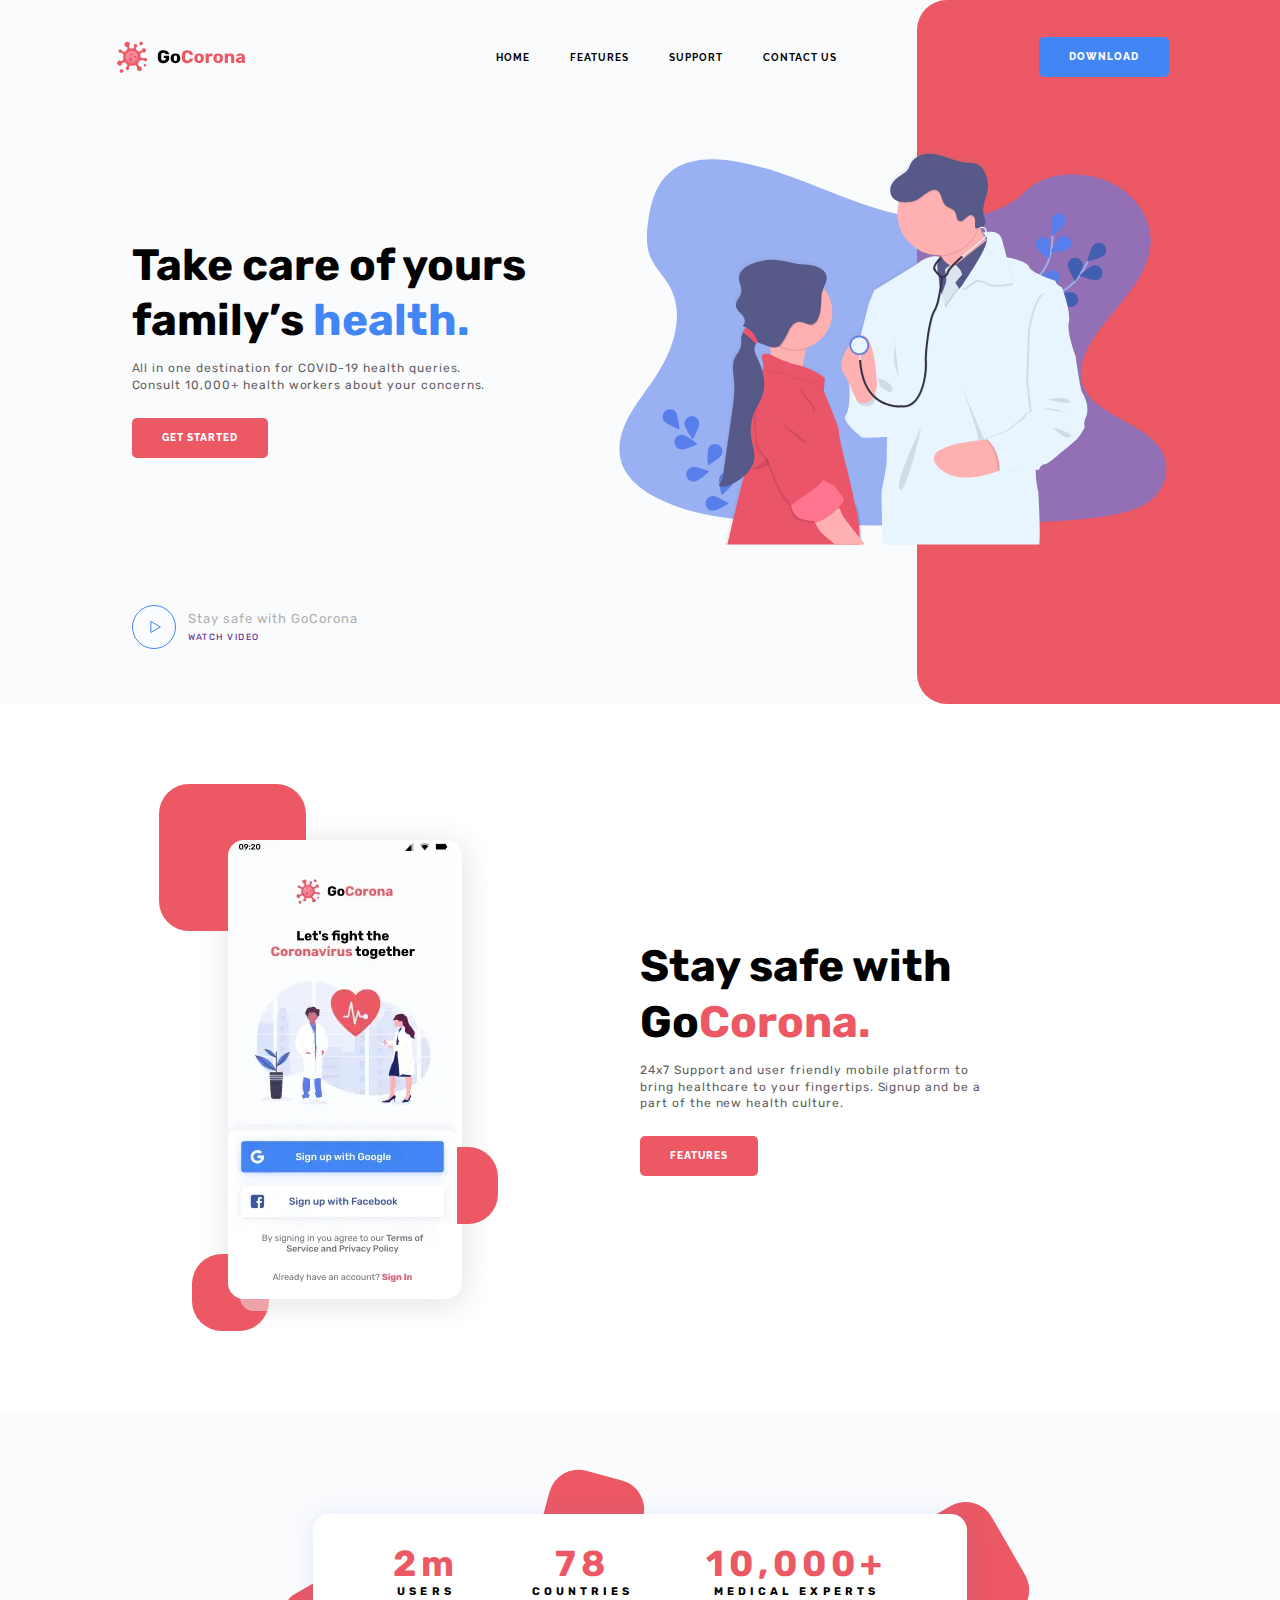
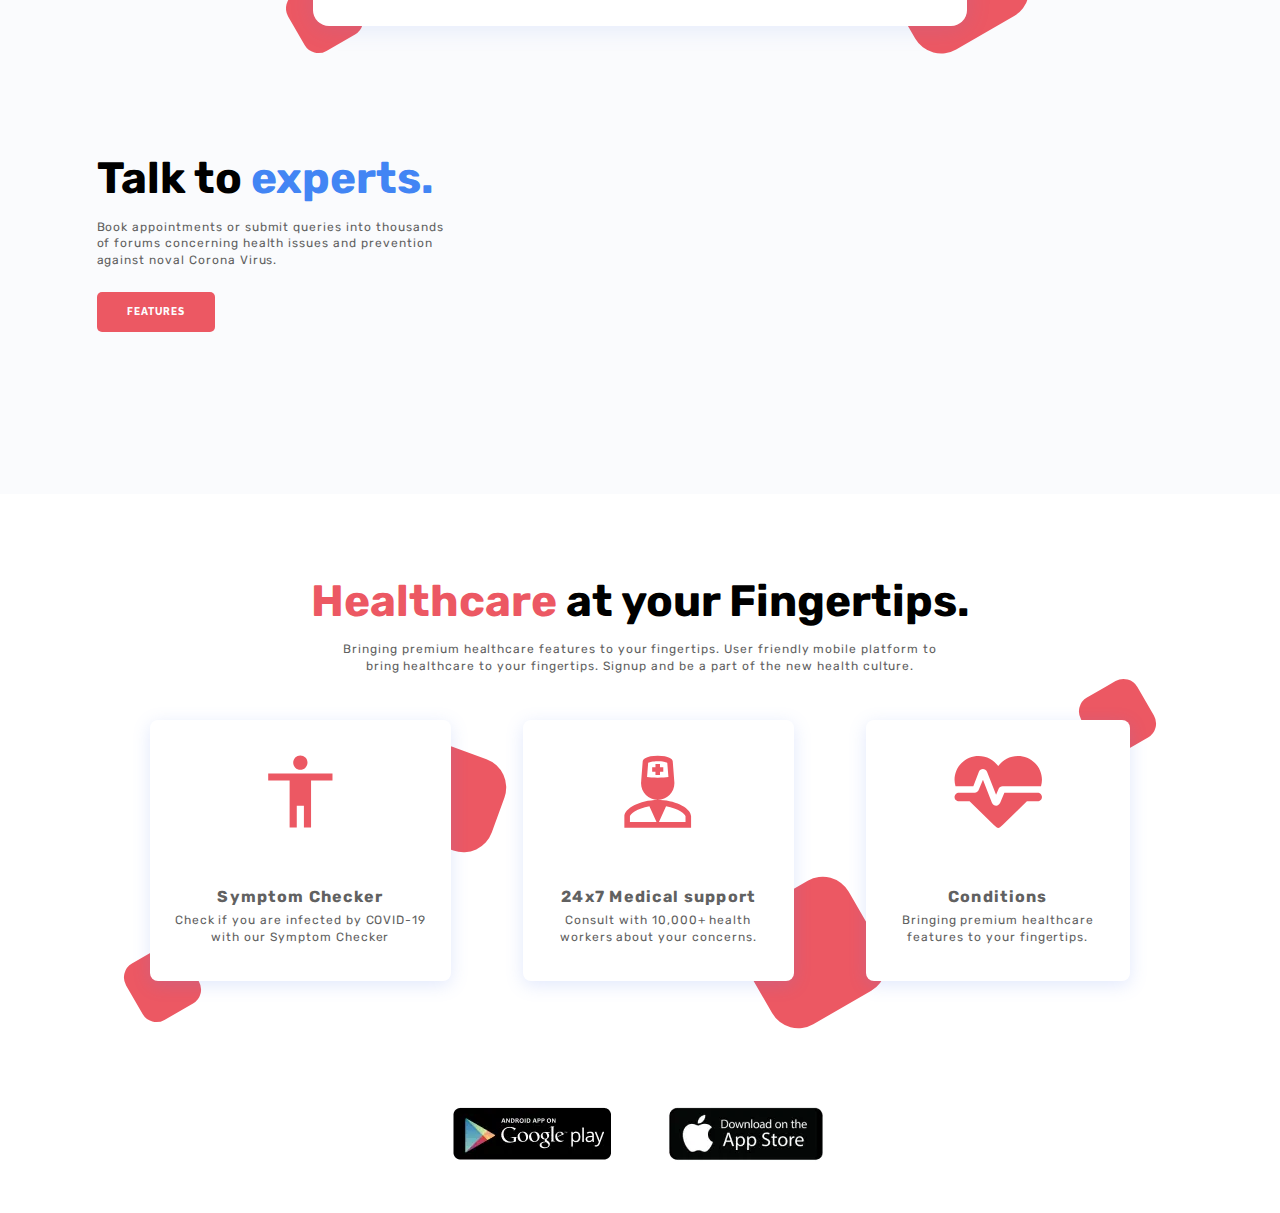
<file: site_gocorona/index.html>
<!DOCTYPE html>
<html lang="en">

<head>
	<meta charset="UTF-8">
<meta http-equiv="X-UA-Compatible" content="IE=edge">
<meta name="viewport" content="width=device-width, initial-scale=1.0">
<link href="https://fonts.googleapis.com/css?family=Rubik:regular,700&display=swap&_v=20220620184914" rel="stylesheet" />
<link href="https://fonts.googleapis.com/css?family=Raleway:700,800&display=swap&_v=20220620184914" rel="stylesheet" />
<!-- <link rel="stylesheet" href="css/bootstrap-grid.min.css?_v=20220620184914"> -->
<link rel="stylesheet" href="css/style.min.css?_v=20220620184914">
<title>Gocorona</title>
</head>

<body>
	<!-- Для того, чтобы делать скролл на странице - враппер -->
	<div class="wrapper">

		<header id="open" class="header">
			<div id="close" class="header__container">
				<a href="" class="header__logo">
					<img src="img/logo.svg" alt="Логотип">
				</a>
				<div class="header__menu menu">
					<nav id="menu" class="menu__body">
						<ul class="menu__list">
							<li class="menu__item"><a href="#" class="menu__link">HOME</a></li>
							<li class="menu__item"><a href="#" class="menu__link">FEATURES</a></li>
							<li class="menu__item"><a href="#" class="menu__link">SUPPORT</a></li>
							<li class="menu__item"><a href="#" class="menu__link">CONTACT US</a></li>
						</ul>
					</nav>
				</div>
				<div class="header__button">
					<a href="" class="button button_blue">DOWNLOAD</a>
					<a href="#open" class="icon-menu"><span></span></a>
					<a href="#header" class="close-icon-menu"></a>
				</div>
			</div>
			<!-- /.header__container -->
		</header>

		<main class="main">

			<section class="get-started">
				<div class="get-started__container">
					<div class="get-started__content">
						<div class="get-started__block-text block-text">
							<h1 class="block-text-title block-text-title_blue">Take care of yours family’s <span>health.</span></h1>
							<div class="block-text__text">All in one destination for COVID-19 health queries. Consult 10,000+ health
								workers about your concerns.</div>
							<a href="" class="block-text__button button">GET STARTED</a>
						</div>
					</div>

					<div class="get-started__image"><img src="img/get-started/image.svg" alt="Врач с ребенком"></div>

					<div class="get-started__video">
						<a href="" class=" video-get-started">
							<div class="video-get-started__icon">
								<img src="img/get-started/play.svg" alt="Кнопка Play">
							</div>
							<div class="video-get-started__body">
								<div class="video-get-started__title">Stay safe with GoCorona</div>
								<div class="video-get-started__text">Watch Video</div>
							</div>
						</a>
					</div>

				</div>
				<!-- /.get-started__container -->

			</section>
		</main>
		<!-- /.main -->

		<section class="stay-safe">
			<div class="stay-safe__container">

				<div class="stay-safe__media">
					<div class="media-stay-safe">
						<div class="media-stay-safe__image">
							<picture><source srcset="img/stay-safe/app.webp" type="image/webp"><img src="img/stay-safe/app.png" alt="Приложение"></picture>
						</div>
						<div class="media-stay-safe__item media-stay-safe__item_1"></div>
						<div class="media-stay-safe__item media-stay-safe__item_2"></div>
						<div class="media-stay-safe__item media-stay-safe__item_3"></div>
					</div>
				</div>
				<!-- /.stay-safe__media -->

				<div class="stay-safe__content">
					<div class="stay-safe__block-text block-text">
						<h2 class="block-text-title">Stay safe with Go<span>Corona.</span></h2>
						<div class="block-text__text">24x7 Support and user friendly mobile platform to bring healthcare to your
							fingertips. Signup and be a part of the new health culture.</div>
						<a href="" class="block-text__button button">Features</a>
					</div>
				</div>
				<!-- /.stay-safe__content -->
			</div>
			<!-- /.stay-safe__container -->

		</section>

		<section class="experts">
			<div class="experts__container">
				<div class="experts__statistics statistics-experts">

					<div class="statistics-experts__body body-statistics-experts">
						<div class="body-statistics-experts__item">
							<div class="body-statistics-experts__value">2m</div>
							<div class="body-statistics-experts__text">Users</div>
						</div>
						<div class="body-statistics-experts__item">
							<div class="body-statistics-experts__value">78</div>
							<div class="body-statistics-experts__text">Countries</div>
						</div>
						<div class="body-statistics-experts__item">
							<div class="body-statistics-experts__value">10,000+</div>
							<div class="body-statistics-experts__text">Medical experts</div>
						</div>
					</div>

					<div class="statistics-experts__decor statistics-experts__decor_1"></div>
					<div class="statistics-experts__decor statistics-experts__decor_2"></div>
					<div class="statistics-experts__decor statistics-experts__decor_3"></div>

				</div>

				<div class="experts__body">
					<div class="experts__content">
						<div class="experts__block-text block-text">
							<h2 class="block-text-title block-text-title_blue">Talk to <span>experts.</span></h2>
							<div class="block-text__text">Book appointments or submit queries into thousands of forums concerning
								health issues and prevention against noval Corona Virus.</div>
							<a href="" class="block-text__button button">Features</a>
						</div>
					</div>
					<div class="experts__video">
						<iframe src="https://www.youtube.com/embed/sohdv21BVNI" title="YouTube video player" frameborder="0"
							allow="accelerometer; autoplay; clipboard-write; encrypted-media; gyroscope; picture-in-picture"
							allowfullscreen></iframe>
					</div>
				</div>
			</div>
		</section>
		<!-- /.expert -->

		<section class="healthcare">
			<div class="healthcare__container">

				<div class="healthcare__content">
					<div class="healthcare__block-text block-text">
						<h2 class="block-text-title"><span>Healthcare</span> at your Fingertips.</h2>
						<div class="block-text-healthcare block-text__text">Bringing premium healthcare features to your fingertips.
							User friendly mobile
							platform to bring healthcare to your fingertips. Signup and be a part of the new health culture.</div>
					</div>
				</div>
				<!-- /.healthcare__content -->

				<div class="healthcare__items">

					<div class="healthcare__column healthcare__column_1">
						<div class="healthcare__item item-healthcare">
							<div class="item-healthcare__icon">
								<img src="img/healthcare/01.svg" alt="Иконка">
							</div>
							<div class="item-healthcare__title">Symptom Checker</div>
							<div class="item-healthcare__text">Check if you are infected by COVID-19 with our Symptom Checker</div>
						</div>
					</div>

					<div class="healthcare__column healthcare__column_2">
						<div class="healthcare__item item-healthcare">
							<div class="item-healthcare__icon">
								<img src="img/healthcare/02.svg" alt="Иконка">
							</div>
							<div class="item-healthcare__title">24x7 Medical support</div>
							<div class="item-healthcare__text">Consult with 10,000+ health workers about your concerns.</div>
						</div>
					</div>

					<div class="healthcare__column healthcare__column_3">
						<div class="healthcare__item item-healthcare">
							<div class="item-healthcare__icon">
								<img src="img/healthcare/03.svg" alt="Иконка">
							</div>
							<div class="item-healthcare__title">Conditions</div>
							<div class="item-healthcare__text">Bringing premium healthcare features to your fingertips.</div>
						</div>
					</div>

				</div>
				<!-- /.healthcare__items -->


			</div>
			<!-- /.healthcare__container -->
		</section>
		<!-- /.healthcare -->

		<footer class="footer">
			<div class="footer__containter">
				<div class="footer__items">
					<a href="" class="footer__item">
						<picture><source srcset="img/google-play.webp" type="image/webp"><img src="img/google-play.png" alt="Google Play"></picture>
					</a>
					<a href="" class="footer__item">
						<picture><source srcset="img/apple-store.webp" type="image/webp"><img src="img/apple-store.png" alt="Apple-Store"></picture>
					</a>
				</div>
			</div>
		</footer>
		<!-- /.footer -->

	</div>
	<!-- /.wrapper -->





</body>

</html>
</file>
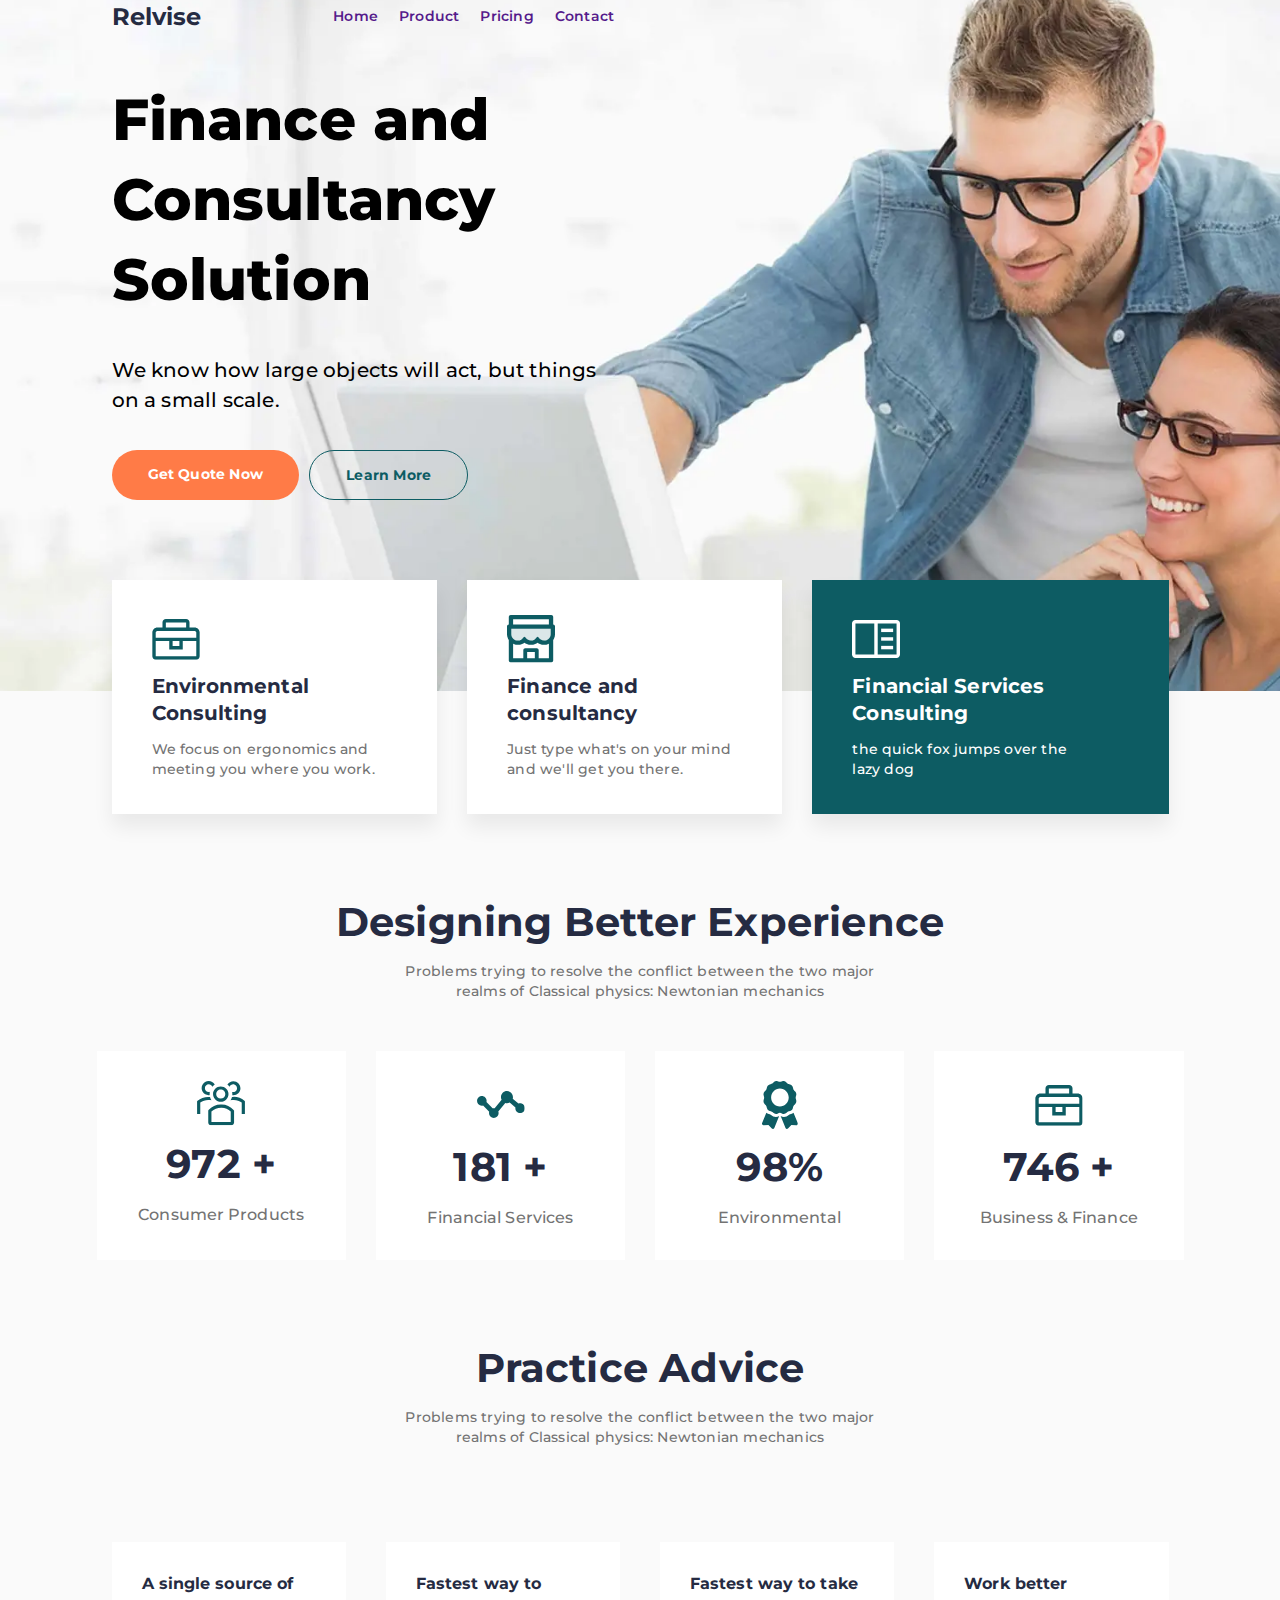
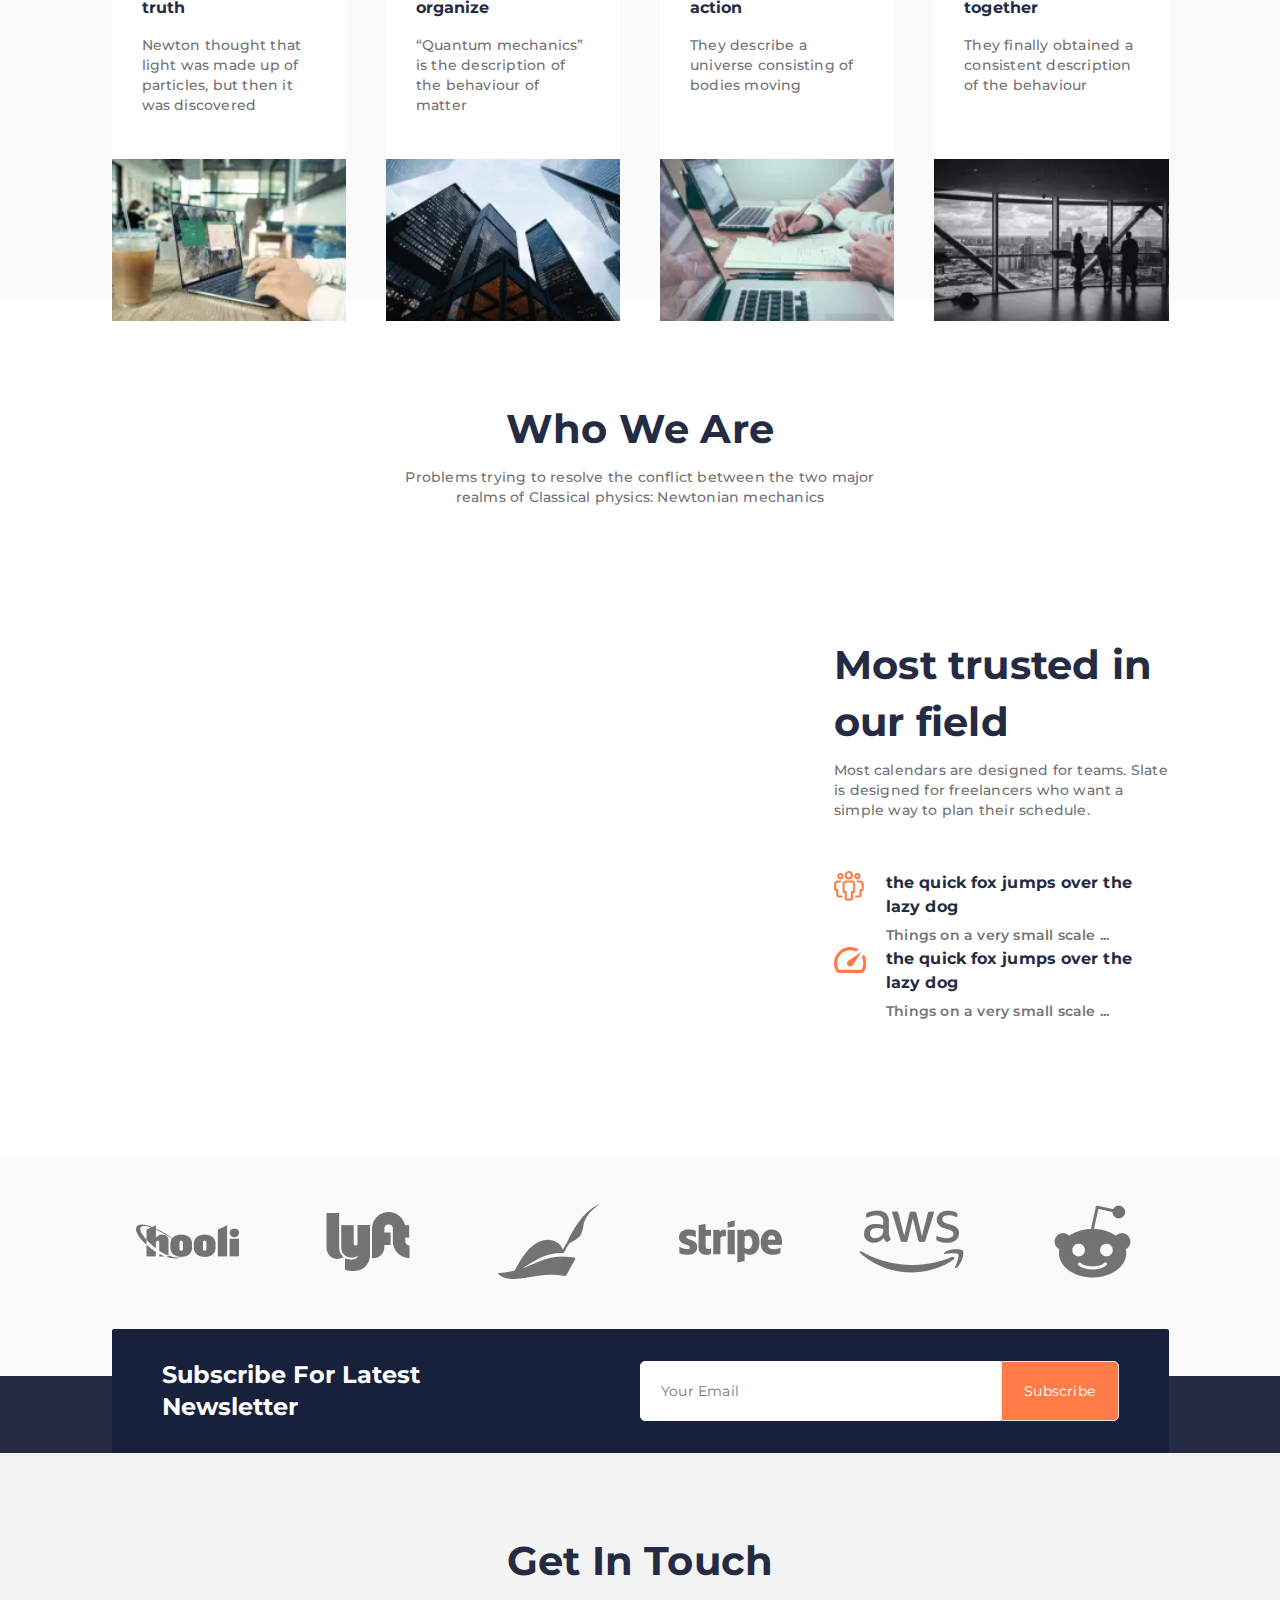
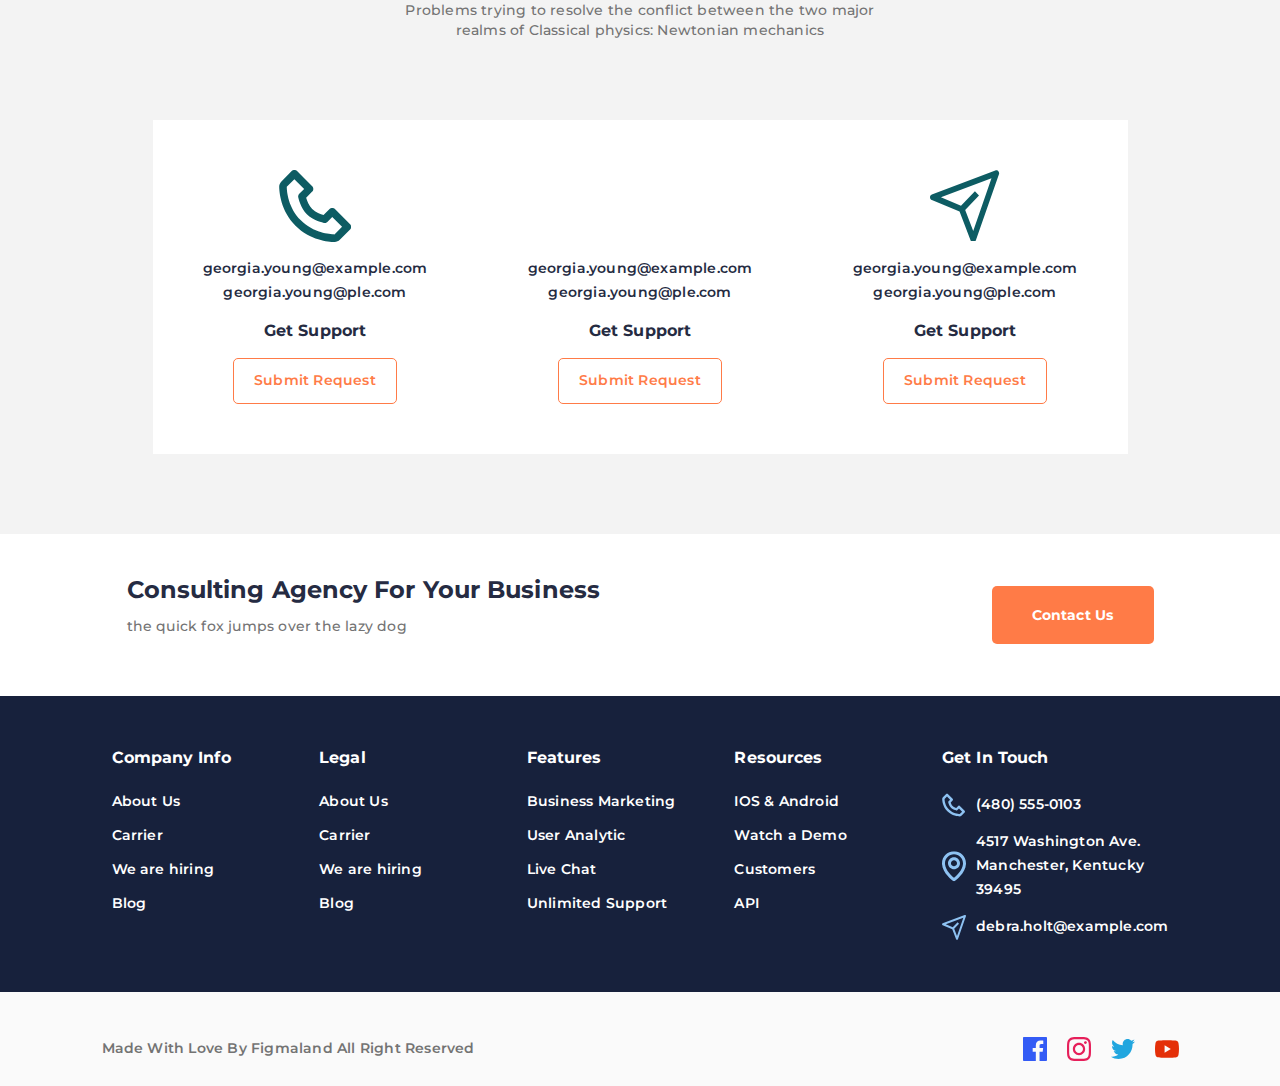
<file: site_relvise/index.html>
<!DOCTYPE html>
<html lang="en">
<head>
	<meta charset="UTF-8">
	<meta name="viewport" content="width=device-width, initial-scale=1.0">
	<link rel="stylesheet" href="css/style.min.css?_v=20220817211121">
	<link href="https://fonts.googleapis.com/css2?family=Montserrat:wght@500;600;700;800&display=swap&_v=20220817211121" rel="stylesheet">
	<title>Relvise</title>
</head>

<body>
	<div class="wrapper">
		<header class="header">
			<div class="header__container">
				<a href="" class="header__logo">Relvise </a>
				<div class="header__menu menu">
					<nav class="menu__body">
						<ul class="menu__list">
							<li class="menu__item"><a href="" class="menu__link">Home</a></li>
							<li class="menu__item"><a href="" class="menu__link">Product</a></li>
							<li class="menu__item"><a href="" class="menu__link">Pricing</a></li>
							<li class="menu__item"><a href="" class="menu__link">Contact</a></li>
						</ul>
					</nav>
				</div>
			</div>
		</header>

		<main class="page">

			<div class="page__main-block main-block">
				<div class="main-block__container">
					<div class="main-block__body">
						<div class="main-block__title">Finance and Consultancy Solution</div>
						<div class="main-block__text">We know how large objects will act,
							but things on a small scale.</div>
						<div class="main-block__buttons">
							<div class="main-block__button">Get Quote Now</div>
							<div class="main-block__button main-block__button-border">Learn More</div>
						</div>
					</div>
					<div class="main-block__image _ibg">
						<picture><source srcset="img/main-block/cover.webp" type="image/webp"><img src="img/main-block/cover.jpg" alt="Картинка"></picture>
					</div>
				</div>
			</div>

			<section class="page__services services">
				<div class="services__container">
					<div class="services__body">
						<div class="services__column">
							<div class="services__item item-service">
								<div class="item-service__icon">
									<img src="img/services/carbon_tool-box.svg" alt="Иконка">
								</div>
								<div class="item-service__title">Environmental
									Consulting</div>
								<div class="item-service__text">We focus on ergonomics and
									meeting you where you work.</div>
							</div>

							<div class="services__item item-service">
								<div class="item-service__icon">
									<img src="img/services/ant-design_shop-twotone.svg" alt="Иконка">
								</div>
								<div class="item-service__title">Finance and
									consultancy </div>
								<div class="item-service__text">Just type what's on your mind
									and we'll get you there. </div>
							</div>

							<div class="services__item services__item-green item-service">
								<div class="item-service__icon">
									<img src="img/services/carbon_notebook.svg" alt="Иконка">
								</div>
								<div class="item-service__title item-service__title-green">Financial Services
									Consulting</div>
								<div class="item-service__text item-service__text-green">the quick fox jumps over the
									lazy dog</div>
							</div>

						</div>
					</div>
				</div>
			</section>

			<section class="page__advantages advantages">
				<div class="advantages__container">
					<div class="advantages__header header__block">
						<div class="header__title block__title">Designing Better Experience</div>
						<div class="header__subtitle block__subtitle">Problems trying to resolve the conflict between the two major
							realms
							of Classical physics: Newtonian mechanics </div>
					</div>

					<div class="advantages__body">

						<div class="advantages__column">
							<div class="advantages__item">
								<div class="advantages__icon">
									<img src="img/advantages/01.svg" alt="Иконка">
								</div>
								<div class="advantages__value">972 +</div>
								<div class="advantages__text">Consumer Products</div>
							</div>
						</div>

						<div class="advantages__column">
							<div class="advantages__item">
								<div class="advantages__icon">
									<img src="img/advantages/02.svg" alt="Иконка">
								</div>
								<div class="advantages__value">181 +</div>
								<div class="advantages__text">Financial Services</div>
							</div>
						</div>

						<div class="advantages__column">
							<div class="advantages__item">
								<div class="advantages__icon">
									<img src="img/advantages/03.svg" alt="Иконка">
								</div>
								<div class="advantages__value">98%</div>
								<div class="advantages__text">Environmental</div>
							</div>
						</div>

						<div class="advantages__column">
							<div class="advantages__item">
								<div class="advantages__icon">
									<img src="img/advantages/04.svg" alt="Иконка">
								</div>
								<div class="advantages__value">746 +</div>
								<div class="advantages__text">Business & Finance</div>
							</div>
						</div>

					</div>
				</div>
			</section>

			<section class="page__practice practice">
				<div class="practice__container">
					<div class="practice__header header__block">
						<div class="header__title block__title">Practice Advice</div>
						<div class="header__subtitle block__subtitle">Problems trying to resolve the conflict between
							the two major realms of Classical physics: Newtonian mechanics </div>
					</div>

					<div class="practice__body">

						<div class="practice__column">
							<article class="practice__item item-practice">
								<div class="item-practice__content">
									<a href="" class="item-practice__link">
										<h4 class="item-practice__title">A single source of truth</h4>
									</a>
									<div class="item-practice__text">Newton thought that
										light was made up of
										particles, but then it
										was discovered</div>
								</div>
								<a href="" class="item-practice__image _ibg">
									<picture><source srcset="img/practice/01.webp" type="image/webp"><img src="img/practice/01.jpg" alt="Картинка"></picture>
								</a>
							</article>
						</div>

						<div class="practice__column">
							<article class="practice__item item-practice">
								<div class="item-practice__content">
									<a href="" class="item-practice__link">
										<h4 class="item-practice__title">Fastest way to
											organize</h4>
									</a>
									<div class="item-practice__text">“Quantum mechanics”
										is the description of the
										behaviour of matter</div>
								</div>
								<a href="" class="item-practice__image _ibg">
									<picture><source srcset="img/practice/02.webp" type="image/webp"><img src="img/practice/02.jpg" alt="Картинка"></picture>
								</a>
							</article>
						</div>

						<div class="practice__column">
							<article class="practice__item item-practice">
								<div class="item-practice__content">
									<a href="" class="item-practice__link">
										<h4 class="item-practice__title">Fastest way to
											take action</h4>
									</a>
									<div class="item-practice__text">They describe a
										universe consisting of
										bodies moving</div>
								</div>
								<a href="" class="item-practice__image _ibg">
									<picture><source srcset="img/practice/03.webp" type="image/webp"><img src="img/practice/03.jpg" alt="Картинка"></picture>
								</a>
							</article>
						</div>

						<div class="practice__column">
							<article class="practice__item item-practice">
								<div class="item-practice__content">
									<a href="" class="item-practice__link">
										<h4 class="item-practice__title">Work better
											together</h4>
									</a>
									<div class="item-practice__text">They finally obtained
										a consistent description
										of the behaviour </div>
								</div>
								<a href="" class="item-practice__image _ibg">
									<picture><source srcset="img/practice/04.webp" type="image/webp"><img src="img/practice/04.jpg" alt="Картинка"></picture>
								</a>
							</article>
						</div>

					</div>
				</div>
			</section>

			<section class="page__whoweare whoweare">
				<div class="whoweare__container">
					<div class="whoweare__header header__block">
						<h2 class="header-block__title block__title">Who We Are</h2>
						<div class="header-block__subtitle block__subtitle">Problems trying to resolve the conflict between the two
							major realms
							of Classical physics: Newtonian mechanics</div>
					</div>

					<div class="whoweare__body">
						<div class="whoweare__video">
							<iframe src="https://www.youtube.com/embed/0UUK4VDblXM" title="YouTube video player" frameborder="0"
								allow="accelerometer; autoplay; clipboard-write; encrypted-media; gyroscope; picture-in-picture"
								allowfullscreen></iframe>
						</div>


						<div class="whoweare__content">
							<h2 class="whoweare__title block__title">Most trusted in
								our field</h2>
							<div class="whoweare__text block__subtitle">Most calendars are designed for teams. Slate
								is designed for freelancers who want a
								simple way to plan their schedule.</div>

							<div class="whoweare__items">
								<div class="whoweare__item item-whoweare">
									<div class="item-whoweare__icon"><img src="img/whoweare/01.svg" alt="Иконка"></div>
									<div class="item-whoweare__body">
										<h4 class="item-whoweare__title">the quick fox jumps over the lazy
											dog</h4>
										<div class="item-whoweare__text">Things on a very small scale ...</div>
									</div>
								</div>
								<div class="whoweare__item item-whoweare">
									<div class="item-whoweare__icon"><img src="img/whoweare/02.svg" alt="Иконка"></div>
									<div class="item-whoweare__body">
										<h4 class="item-whoweare__title">the quick fox jumps over the lazy
											dog</h4>
										<div class="item-whoweare__text">Things on a very small scale ...</div>
									</div>
								</div>

							</div>
						</div>
					</div>
				</div>
			</section>

			<section class="page__clients clients">
				<div class="clients__container">
					<div class="clients__items">
						<div class="clients__item"><picture><source srcset="img/clients/01.webp" type="image/webp"><img src="img/clients/01.png" alt="Иконка"></picture></div>
						<div class="clients__item"><picture><source srcset="img/clients/02.webp" type="image/webp"><img src="img/clients/02.png" alt="Иконка"></picture></div>
						<div class="clients__item"><picture><source srcset="img/clients/03.webp" type="image/webp"><img src="img/clients/03.png" alt="Иконка"></picture></div>
						<div class="clients__item"><picture><source srcset="img/clients/04.webp" type="image/webp"><img src="img/clients/04.png" alt="Иконка"></picture></div>
						<div class="clients__item"><picture><source srcset="img/clients/05.webp" type="image/webp"><img src="img/clients/05.png" alt="Иконка"></picture></div>
						<div class="clients__item"><picture><source srcset="img/clients/06.webp" type="image/webp"><img src="img/clients/06.png" alt="Иконка"></picture></div>
					</div>
				</div>
			</section>

			<section class="page__subscribe subscribe">
				<div class="subscribe__container">
					<div class="subscribe__body">
						<h4 class="subscribe__title">Subscribe For Latest
							Newsletter</h4>
						<form class="subscribe__form">
							<input autocomplete="off" type="email" required name="form[]" placeholder="Your Email"
								class="subscribe__input">
							<button class="subscribe__button">Subscribe</button>
						</form>
					</div>
				</div>
			</section>

			<section class="page__getintouch getintouch">
				<div class="getintouch__container">

					<div class="getintouch__header header__block">
						<div class="header__title block__title">Get In Touch</div>
						<div class="header__subtitle block__subtitle">Problems trying to resolve the conflict between
							the two major realms of Classical physics: Newtonian mechanics</div>
					</div>

					<div class="getintouch__items">
						<div class="getintouch__item item-getintouch">
							<div class="item-getintouch__icon item-getintouch__margin"><img src="img/getintouch/01.svg" alt="Иконка ">
							</div>
							<div class="item-getintouch__emails item-getintouch__margin">
								<a href="mailto:georgia.young@example.com"
									class="item-getintouch__email">georgia.young@example.com</a><br>
								<a href="mailto:georgia.young@ple.com" class="item-getintouch__email">georgia.young@ple.com</a>
							</div>
							<div class="item-getintouch__label item-getintouch__margin">Get Support</div>
							<a href="" class="item-getintouch__button item-getintouch__margin">Submit Request</a>
						</div>

						<div class="getintouch__item item-getintouch">
							<div class="item-getintouch__icon item-getintouch__margin"><img src="img/getintouch/02.svg" alt="Иконка ">
							</div>
							<div class="item-getintouch__emails item-getintouch__margin">
								<a href="mailto:georgia.young@example.com"
									class="item-getintouch__email">georgia.young@example.com</a><br>
								<a href="mailto:georgia.young@ple.com" class="item-getintouch__email">georgia.young@ple.com</a>
							</div>
							<div class="item-getintouch__label item-getintouch__margin">Get Support</div>
							<a href="" class="item-getintouch__button item-getintouch__margin">Submit Request</a>
						</div>

						<div class="getintouch__item item-getintouch">
							<div class="item-getintouch__icon item-getintouch__margin"><img src="img/getintouch/03.svg" alt="Иконка ">
							</div>
							<div class="item-getintouch__emails item-getintouch__margin">
								<a href="mailto:georgia.young@example.com"
									class="item-getintouch__email">georgia.young@example.com</a><br>
								<a href="mailto:georgia.young@ple.com" class="item-getintouch__email">georgia.young@ple.com</a>
							</div>
							<div class="item-getintouch__label item-getintouch__margin">Get Support</div>
							<a href="" class="item-getintouch__button item-getintouch__margin">Submit Request</a>
						</div>
					</div>
				</div>
			</section>

			<section class="page__contact contact">
				<div class="contact__container">
					<div class="contact__body">
						<div class="contact__text">
							<h4 class="contact__title">Consulting Agency For Your Business</h4>
							<div class="contact__subtitle">the quick fox jumps over the lazy dog</div>
						</div>
						<a href="" class="contact__button">Contact Us</a>
					</div>
				</div>
			</section>

		</main>

		<footer class="footer">
			<div class="footer__top">
				<div class="footer-main__container">
					<div class="footer__column">
						<div class="footer__label">Company Info</div>
						<nav class="footer__menu menu-footer">
							<ul class="menu-footer__list">
								<li class="menu-footer__item"><a href="" class="menu-footer__link">About Us</a></li>
								<li class="menu-footer__item"><a href="" class="menu-footer__link">Carrier</a></li>
								<li class="menu-footer__item"><a href="" class="menu-footer__link">We are hiring</a></li>
								<li class="menu-footer__item"><a href="" class="menu-footer__link">Blog</a></li>
							</ul>
						</nav>
					</div>

					<div class="footer__column">
						<div class="footer__label">Legal</div>
						<nav class="footer__menu menu-footer">
							<ul class="menu-footer__list">
								<li class="menu-footer__item"><a href="" class="menu-footer__link">About Us</a></li>
								<li class="menu-footer__item"><a href="" class="menu-footer__link">Carrier</a></li>
								<li class="menu-footer__item"><a href="" class="menu-footer__link">We are hiring</a></li>
								<li class="menu-footer__item"><a href="" class="menu-footer__link">Blog</a></li>
							</ul>
						</nav>
					</div>

					<div class="footer__column">
						<div class="footer__label">Features</div>
						<nav class="footer__menu menu-footer">
							<ul class="menu-footer__list">
								<li class="menu-footer__item"><a href="" class="menu-footer__link">Business Marketing</a></li>
								<li class="menu-footer__item"><a href="" class="menu-footer__link">User Analytic</a></li>
								<li class="menu-footer__item"><a href="" class="menu-footer__link">Live Chat</a></li>
								<li class="menu-footer__item"><a href="" class="menu-footer__link">Unlimited Support</a></li>
							</ul>
						</nav>
					</div>

					<div class="footer__column">
						<div class="footer__label">Resources</div>
						<nav class="footer__menu menu-footer">
							<ul class="menu-footer__list">
								<li class="menu-footer__item"><a href="" class="menu-footer__link">IOS & Android</a></li>
								<li class="menu-footer__item"><a href="" class="menu-footer__link">Watch a Demo</a></li>
								<li class="menu-footer__item"><a href="" class="menu-footer__link">Customers</a></li>
								<li class="menu-footer__item"><a href="" class="menu-footer__link">API</a></li>
							</ul>
						</nav>
					</div>

					<div class="footer__column">
						<div class="footer__label">Get In Touch</div>
						<nav class="footer__contacts contacts-footer">
							<ul class="contacts-footer__list">
								<a href="tel:(480) 555-0103" class="contacts-footer__item contacts-footer__item_phone">(480)
									555-0103</a>
								<a href="" class="contacts-footer__item contacts-footer__item_map">4517 Washington Ave. Manchester,
									Kentucky
									39495</a>
								<a href="mailto:debra.holt@example.com"
									class="contacts-footer__item contacts-footer__item_email">debra.holt@example.com</a>
							</ul>
						</nav>
					</div>

				</div>
			</div>

			<div class="footer__bottom">
				<div class="footer__container">
					<div class="footer__copy">Made With Love By Figmaland All Right Reserved </div>
					<div class="footer__social social">
						<a href="" class="social__item">
							<img src="img/footer/social/01.svg"  class="social__item-img" alt="social">
							<img src="img/footer/social/02.svg" class="social__item-img" alt="social">
							<img src="img/footer/social/03.svg" class="social__item-img" alt="social">
							<img src="img/footer/social/04.svg" class="social__item-img" alt="social">
						</a>
					</div>
				</div>
			</div>
		</footer>
	</div>
	<!-- <script src="js/modules/functions.js?_v=20220817211121"></script> -->
</body>

</html>
</file>
<file: site_gocorona/css/style.min.css>
@charset "UTF-8";*,::after,::before{-webkit-box-sizing:border-box;box-sizing:border-box}ol[class],ul[class]{padding:0}blockquote,body,dd,dl,figcaption,figure,h1,h2,h3,h4,li,ol[class],p,ul[class]{margin:0}body{min-height:100vh;scroll-behavior:smooth;text-rendering:optimizeSpeed;line-height:1.5}ol[class],ul[class]{list-style:none}a:not([class]){-webkit-text-decoration-skip:ink;text-decoration-skip-ink:auto}img{max-width:100%;display:block}article>*+*{margin-top:1em}button,input,select,textarea{font:inherit}*,:after,:before{-webkit-box-sizing:border-box;box-sizing:border-box;text-decoration:none;list-style-type:none}body{height:100vh;margin:0;font-family:Rubik,sans-serif;font-size:12px;color:#616161}.wrapper{overflow:hidden;display:-webkit-box;display:-ms-flexbox;display:flex;-webkit-box-orient:vertical;-webkit-box-direction:normal;-ms-flex-direction:column;flex-direction:column;min-height:100%}.main{-webkit-box-flex:1;-ms-flex:1 1 auto;flex:1 1 auto}[class*=__container]{max-width:1087px;margin:0 auto;padding:0 15px}[class*=__container]{max-width:750px}[class*=__container]{max-width:none}.header{position:absolute;width:100%;top:0;left:0;z-index:50}.header__container{display:-webkit-box;display:-ms-flexbox;display:flex;min-height:114px;-webkit-box-align:center;-ms-flex-align:center;align-items:center}.header__menu{-webkit-box-flex:1;-ms-flex:1 1 auto;flex:1 1 auto}.header__logo{position:relative;z-index:5}.header__button{position:relative;z-index:5;-webkit-box-flex:0;-ms-flex:0 0 252px;flex:0 0 252px;display:-webkit-box;display:-ms-flexbox;display:flex;-webkit-box-pack:end;-ms-flex-pack:end;justify-content:flex-end;-webkit-box-align:center;-ms-flex-align:center;align-items:center}.menu{display:-webkit-box;display:-ms-flexbox;display:flex;-webkit-box-pack:end;-ms-flex-pack:end;justify-content:flex-end;padding:0 40px 0 0}.menu__list{display:-webkit-box;display:-ms-flexbox;display:flex}.menu__item{margin:0 40px 0 0}.menu__link{font-family:Raleway;text-transform:uppercase;font-weight:700;font-size:10px;line-height:1.2;color:#000;letter-spacing:1px}.button{display:inline-block;font-family:Raleway;text-transform:uppercase;text-decoration:none;font-weight:800;font-size:10px;line-height:1.2;letter-spacing:1px;color:#fcfdfe;padding:14px 30px;border-radius:5px;background-color:#ec5863;-webkit-transition:background-color .2s ease 0s;-o-transition:background-color .2s ease 0s;transition:background-color .2s ease 0s}.button:hover{background-color:#eb727a}.button_blue{background-color:#4285f4}.button_blue:hover{background-color:#649af1}.icon-menu{display:none}.block-text-title{font-weight:700;font-size:44px;line-height:126%;color:#000}.block-text-title:not(:last-child){margin:0 0 12px 0}.block-text-title span{color:#ec5863}.block-text-title_blue span{color:#4285f4}.block-text__text{font-size:12px;line-height:138.5%;color:#616161;letter-spacing:.08em;max-width:363px}.block-text__text:not(:last-child){margin:0 0 24px 0}.get-started{background-color:#fafbfd}.get-started__container{padding:150px 15px 50px 15px;display:-webkit-box;display:-ms-flexbox;display:flex;-webkit-box-align:center;-ms-flex-align:center;align-items:center;-ms-flex-wrap:wrap;flex-wrap:wrap;position:relative}.get-started__container::before{content:"";position:absolute;width:100vw;height:100%;right:267px;top:0;-webkit-transform:translate(100%,0);-ms-transform:translate(100%,0);transform:translate(100%,0);background:#ec5863;border-radius:30px 0 0 30px}.get-started__content{-webkit-box-flex:0;-ms-flex:0 1 48%;flex:0 1 48%;padding:0 20px}.get-started__block-text{max-width:410px}.get-started__image{-webkit-box-flex:0;-ms-flex:0 1 52%;flex:0 1 52%;position:relative;z-index:2}.get-started__image img{max-width:100%}.get-started__video{-webkit-box-flex:1;-ms-flex:1 1 100%;flex:1 1 100%;padding:60px 0 0 20px}.video-get-started{display:-webkit-inline-box;display:-ms-inline-flexbox;display:inline-flex;-webkit-box-align:center;-ms-flex-align:center;align-items:center}.video-get-started__icon{-webkit-box-flex:0;-ms-flex:0 0 44px;flex:0 0 44px}.video-get-started__body{padding:0 0 0 12px}.video-get-started__title{color:#b0b0b0;font-size:13px;line-height:126%;letter-spacing:.08em}.video-get-started__title:not(:last-child){margin:0 0 5px 0}.video-get-started__text{text-transform:uppercase;font-size:9px;line-height:126%;letter-spacing:.165em}.stay-safe{padding:80px 0}.stay-safe__container{display:-webkit-box;display:-ms-flexbox;display:flex;-webkit-box-align:center;-ms-flex-align:center;align-items:center}.stay-safe__media{-webkit-box-flex:0;-ms-flex:0 1 50%;flex:0 1 50%}.stay-safe__content{-webkit-box-flex:0;-ms-flex:0 1 50%;flex:0 1 50%}.media-stay-safe{width:373px;padding:56px 0 27px 0;text-align:center;position:relative}.media-stay-safe__image{display:inline-block;position:relative;-webkit-box-shadow:2px 4px 32px rgba(0,0,0,.12);box-shadow:2px 4px 32px rgba(0,0,0,.12);border-radius:16px;width:62.5%}.media-stay-safe__image img{position:relative;z-index:5;max-width:100%}.media-stay-safe__image::after{content:"";position:absolute;bottom:-12px;left:12px;width:206px;height:27px;z-index:2;background:rgba(240,240,240,.49);border-radius:16px}.media-stay-safe__item{position:absolute;background:#ec5863;border-radius:30px}.media-stay-safe__item_1{top:0;left:0;height:147px;width:147px}.media-stay-safe__item_2{bottom:0;left:33px;height:77px;width:77px}.media-stay-safe__item_3{margin-bottom:107px;bottom:0;right:34px;height:77px;width:77px}.experts{background-color:#fafbfd}.experts__container{padding:103px 0 116px 0}.experts__statistics{margin:0 0 46px 0}.experts__body{display:-webkit-box;display:-ms-flexbox;display:flex;-webkit-box-align:center;-ms-flex-align:center;align-items:center;margin-top:80px}.experts__content{-webkit-box-flex:0;-ms-flex:0 1 50%;flex:0 1 50%;padding-right:20px}.experts__block-text{max-width:400px}.experts__video{-webkit-box-flex:0;-ms-flex:0 1 50%;flex:0 1 50%;padding-bottom:25%;position:relative}.experts__video iframe{position:absolute;width:100%;height:100%;top:0;left:0;-o-object-fit:cover;object-fit:cover}.statistics-experts{max-width:654px;margin:0 auto;position:relative}.statistics-experts__body{background:#fff;-webkit-box-shadow:0 2px 24px rgba(88,126,236,.15);box-shadow:0 2px 24px rgba(88,126,236,.15);border-radius:16px;position:relative;padding:28px 80px;z-index:2}.body-statistics-experts{display:-webkit-box;display:-ms-flexbox;display:flex;-webkit-box-pack:justify;-ms-flex-pack:justify;justify-content:space-between;-webkit-box-align:center;-ms-flex-align:center;align-items:center;text-align:center;position:relative}.body-statistics-experts__value{font-weight:700;font-size:36px;line-height:43px;letter-spacing:.14em;color:#ec5863}.body-statistics-experts__text{font-weight:700;font-size:11px;line-height:13px;letter-spacing:.37em;text-transform:uppercase;color:#000}.statistics-experts__decor{position:absolute;background:#ec5863;border-radius:30px}.statistics-experts__decor_1{width:65px;height:65px;border-radius:16px;-webkit-transform:rotate(-30deg);-ms-transform:rotate(-30deg);transform:rotate(-30deg);bottom:-21px;left:-21px}.statistics-experts__decor_2{width:97px;height:97px;-webkit-transform:rotate(105deg);-ms-transform:rotate(105deg);transform:rotate(105deg);top:-40px;right:50%}.statistics-experts__decor_3{width:127.47px;height:127.47px;-webkit-transform:rotate(-30deg);-ms-transform:rotate(-30deg);transform:rotate(-30deg);top:0;right:-50px}.experts__body{margin-top:80px}.experts__block-text{max-width:400px}.healthcare__content{text-align:center;margin-top:80px}.block-text-healthcare{display:inline-block;max-width:610px}.healthcare__block-text{margin-bottom:45px}.healthcare__items{display:-webkit-box;display:-ms-flexbox;display:flex;text-align:center;max-width:980px;margin:0 auto;gap:72px;padding-bottom:75px}.item-healthcare{height:100%;position:relative;-webkit-box-shadow:0 4px 18px rgba(88,126,236,.18);box-shadow:0 4px 18px rgba(88,126,236,.18);border-radius:8px;background-color:#fff;display:-webkit-box;display:-ms-flexbox;display:flex;-webkit-box-orient:vertical;-webkit-box-direction:normal;-ms-flex-direction:column;flex-direction:column;-webkit-box-align:center;-ms-flex-align:center;align-items:center;text-align:center;-webkit-box-flex:0;-ms-flex:0 1 33.333%;flex:0 1 33.333%;padding:35px 17px;z-index:2}.item-healthcare__icon{margin:0 0 58px 0}.item-healthcare__icon img{margin:0 auto}.item-healthcare__title{font-weight:700;font-size:16px;line-height:22px;letter-spacing:.08em;margin-bottom:4px}.item-healthcare__text{font-weight:400;font-size:12px;line-height:17px;letter-spacing:.08em}.healthcare__column{position:relative}.healthcare__column_1::after,.healthcare__column_1::before{content:"";position:absolute;background:#ec5863;border-radius:16px}.healthcare__column_1::before{width:65px;height:65px;bottom:-35px;left:-20px;-webkit-transform:rotate(-30deg);-ms-transform:rotate(-30deg);transform:rotate(-30deg)}.healthcare__column_1::after{width:97px;height:97px;top:30px;right:-50px;-webkit-transform:rotate(20deg);-ms-transform:rotate(20deg);transform:rotate(20deg);border-radius:30px}.healthcare__column_2::after{content:"";position:absolute;background:#ec5863;width:127px;height:127px;bottom:-35px;right:-80px;-webkit-transform:rotate(-30deg);-ms-transform:rotate(-30deg);transform:rotate(-30deg);border-radius:30px}.healthcare__column_3::after{content:"";position:absolute;background:#ec5863;width:65px;height:65px;top:-35px;right:-20px;-webkit-transform:rotate(-30deg);-ms-transform:rotate(-30deg);transform:rotate(-30deg);border-radius:16px}.footer{padding:45px 0}.footer__items{display:-webkit-box;display:-ms-flexbox;display:flex;-webkit-column-gap:50px;-moz-column-gap:50px;column-gap:50px;row-gap:20px;-webkit-box-align:center;-ms-flex-align:center;align-items:center;-webkit-box-pack:center;-ms-flex-pack:center;justify-content:center}@media (min-width:991.98px){.stay-safe__media{padding-left:47px}}@media (min-width:1087px){[class*=__container]{max-width:1087px}}@media (max-width:1087px){[class*=__container]{max-width:970px}.healthcare__column{padding:0 15px}}@media (max-width:991.98px){.header__container{min-height:80px}.menu__item{margin:0 30px 0 0}.header__button{-webkit-box-flex:0;-ms-flex:0 0 170px;flex:0 0 170px}.get-started__container::before{right:185px;border-radius:20px 0 0 20px}.stay-safe{padding:30px 0}.healthcare{padding:30px 0}.healthcare__items{-webkit-box-orient:vertical;-webkit-box-direction:normal;-ms-flex-direction:column;flex-direction:column}.healthcare__column{margin:0 0 25px 0}}@media (max-width:767.98px){.menu__body{position:fixed;top:0;left:-100%;width:100%;height:100%;overflow:auto;background-color:#eee;padding:90px 15px 30px 15px;-webkit-transition:left .3s ease 0s;-o-transition:left .3s ease 0s;transition:left .3s ease 0s}.header:target .menu__body{left:0}.header:target .menu__body:before{content:"";position:fixed;top:0;left:0;height:80px;width:100%;background-color:#fff}.menu__list{-webkit-box-orient:vertical;-webkit-box-direction:normal;-ms-flex-direction:column;flex-direction:column;-webkit-box-pack:center;-ms-flex-pack:center;justify-content:center;-webkit-box-align:center;-ms-flex-align:center;align-items:center}.menu__item{margin:0 0 25px 0}.menu__item:last-child{margin-botom:0}.menu__link{font-size:20px}.menu__link:hover{text-decoration:underline}.close-icon-menu,.icon-menu{display:-webkit-box;display:-ms-flexbox;display:flex;position:relative;-webkit-box-flex:0;-ms-flex:0 0 30px;flex:0 0 30px;height:18px;-webkit-box-orient:vertical;-webkit-box-direction:normal;-ms-flex-direction:column;flex-direction:column;-webkit-box-pack:justify;-ms-flex-pack:justify;justify-content:space-between;margin:0 0 0 20px}.close-icon-menu::before,.icon-menu::before{content:"";background-color:#000;height:2px}.close-icon-menu::after,.icon-menu::after{content:"";background-color:#000;height:2px}.close-icon-menu span,.icon-menu span{height:2px;background-color:#000}.close-icon-menu{display:none}.close-icon-menu ::after,.close-icon-menu::before{content:"";background-color:#000;height:2px;-webkit-transform-origin:0 0;-ms-transform-origin:0 0;transform-origin:0 0}.close-icon-menu::before{-webkit-transform:rotate(35deg);-ms-transform:rotate(35deg);transform:rotate(35deg)}.close-icon-menu::after{-webkit-transform:rotate(-32deg);-ms-transform:rotate(-32deg);transform:rotate(-32deg)}.header:target .icon-menu{display:none}.header:target .close-icon-menu{display:-webkit-box;display:-ms-flexbox;display:flex}.block-text-title{font-size:34px}.get-started__container::before{display:none}.get-started__container{padding:100px 15px 30px 15px}.get-started__block-text{max-width:none}.get-started__content{-webkit-box-flex:1;-ms-flex:1 1 100%;flex:1 1 100%;padding:0}.get-started__image{-webkit-box-flex:1;-ms-flex:1 1 100%;flex:1 1 100%;text-align:center;padding:30px 0}.get-started__video{padding:0}.stay-safe__container{-webkit-box-orient:vertical;-webkit-box-direction:reverse;-ms-flex-direction:column-reverse;flex-direction:column-reverse}.stay-safe__content{margin:0 0 30px 0}.experts__container{padding:15px}.experts__body{-webkit-box-align:stretch;-ms-flex-align:stretch;align-items:stretch;-webkit-box-orient:vertical;-webkit-box-direction:normal;-ms-flex-direction:column;flex-direction:column}.experts__video{padding:0 0 58% 0}.experts__content{padding:0;margin-bottom:30px}.statistics-experts__body{margin-bottom:50px;padding:25px}}@media (max-width:500px){.footer{padding:30px 0}.footer__items{-webkit-box-orient:vertical;-webkit-box-direction:normal;-ms-flex-direction:column;flex-direction:column}}@media (max-width:479.98px){.header__logo{-webkit-box-flex:0;-ms-flex:0 0 40px;flex:0 0 40px;overflow:hidden}.media-stay-safe{width:270px}.statistics-experts__body{-webkit-box-orient:vertical;-webkit-box-direction:normal;-ms-flex-direction:column;flex-direction:column}}@media (prefers-reduced-motion:reduce){*{-webkit-animation-duration:0s!important;animation-duration:0s!important;-webkit-animation-iteration-count:1!important;animation-iteration-count:1!important;-webkit-transition-duration:0s!important;-o-transition-duration:0s!important;transition-duration:0s!important;scroll-behavior:auto!important}}
</file>
<file: site_relvise/css/style.min.css>
@charset "UTF-8";body{background:#fafafa}*,::after,::before{-webkit-box-sizing:border-box;box-sizing:border-box}ol[class],ul[class]{padding:0}blockquote,body,dd,dl,figcaption,figure,h1,h2,h3,h4,li,ol[class],p,ul[class]{margin:0}body{min-height:100vh;scroll-behavior:smooth;text-rendering:optimizeSpeed;line-height:1.5}ol[class],ul[class]{list-style:none}a:not([class]){-webkit-text-decoration-skip:ink;text-decoration-skip-ink:auto}img{max-width:100%;display:block}article>*+*{margin-top:1em}button,input,select,textarea{font:inherit}body{height:100vh;margin:0;font-family:Montserrat,sans-serif;font-size:14px;font-weight:500}.wrapper{overflow:hidden;display:-webkit-box;display:-ms-flexbox;display:flex;-webkit-box-orient:vertical;-webkit-box-direction:normal;-ms-flex-direction:column;flex-direction:column;min-height:100%}.main{-webkit-box-flex:1;-ms-flex:1 1 auto;flex:1 1 auto}._ibg{position:relative}._ibg img{position:absolute;width:100%;height:100%;top:0;left:0;-o-object-fit:cover;object-fit:cover}[class*=__container]{max-width:1087px;margin:0 auto;padding:0 15px}[class*=__container]{max-width:750px}[class*=__container]{max-width:none}.header{position:absolute;width:100%;top:0;left:0;z-index:50}.header__container{display:-webkit-box;display:-ms-flexbox;display:flex;min-width:104px;-webkit-box-align:center;-ms-flex-align:center;align-items:center}.header__logo{text-decoration:none;font-weight:700;font-size:24px;line-height:133%;letter-spacing:.1px;color:#252b42}.menu__body{margin:0 0 0 132px;font-weight:600;font-size:14px;line-height:171%;text-align:center;letter-spacing:.2px;color:#737373}.menu__list{display:-webkit-box;display:-ms-flexbox;display:flex;-ms-flex-wrap:wrap;flex-wrap:wrap}.menu__item:not(:last-child){margin:0 21px 0 0}.menu__item{padding:5px 0}.menu__link{text-decoration:none}.page{-webkit-box-flex:1;-ms-flex:1 1 auto;flex:1 1 auto}.main-block{position:relative}.main-block__body{padding:80px 0 191px 0;max-width:509px;position:relative;z-index:2}.main-block__title{font-weight:800;font-size:58px;line-height:138%;letter-spacing:.2px}.main-block__text{padding:35px 0;font-weight:500;font-size:20px;line-height:150%;letter-spacing:.2px}.main-block__buttons{display:-webkit-box;display:-ms-flexbox;display:flex}.main-block__button:not(:last-child){margin:0 10px 0 0}.main-block__button{padding:10px 36px;background:#ff7b47;border-radius:37px;color:#fff;font-weight:700;font-size:14px;line-height:200%;text-align:center;letter-spacing:.2px}.main-block__button-border{background-color:rgba(28,28,28,0);border:1px solid #0d5c63;color:#0d5c63}.main-block__image{position:absolute;width:100%;height:100%;top:0;left:0}.services__body{position:relative;margin-top:-111px;z-index:2}.services__column{display:-webkit-box;display:-ms-flexbox;display:flex;gap:30px}.services__item{padding:35px 40px;background-color:#fff;color:#fff;-webkit-box-shadow:0 13px 19px rgba(0,0,0,.07);box-shadow:0 13px 19px rgba(0,0,0,.07)}.services__item-green{background-color:#0d5c63}.item-service__icon{height:38px;width:48px}.item-service__title{padding:20px 0 13px 0;font-weight:700;font-size:24px;line-height:133%;letter-spacing:.1px;color:#252b42}.item-service__title-green{color:#fff}.item-service__text{font-size:14px;line-height:143%;letter-spacing:.2px;color:#737373;max-width:224px}.item-service__text-green{color:#fff}.item-service__title{font-size:20px}.advantages__container{padding:80px 0}.advantages__header{display:-webkit-box;display:-ms-flexbox;display:flex;-webkit-box-orient:vertical;-webkit-box-direction:normal;-ms-flex-direction:column;flex-direction:column;-webkit-box-align:center;-ms-flex-align:center;align-items:center;text-align:center}.block__title{font-weight:700;font-size:40px;line-height:142%;letter-spacing:.2px;color:#252b42;margin-bottom:10px}.block__subtitle{max-width:511px;font-size:14px;line-height:143%;text-align:center;letter-spacing:.2px;color:#737373;margin-bottom:50px}.advantages__body{display:-webkit-box;display:-ms-flexbox;display:flex;-ms-flex-wrap:wrap;flex-wrap:wrap;margin:0 -15px -30px}.advantages__column{padding:0 15px;margin:0 0 30px 0;-webkit-box-flex:0;-ms-flex:0 1 25%;flex:0 1 25%}.advantages__item{text-align:center;padding:30px 40px;background-color:#fff;height:100%}.advantages__item:not(:last-child){margin:0 10px 0 0}.advantages__icon img{margin:0 auto}.advantages__value{margin:10px 0;font-weight:700;font-size:40px;line-height:142%;letter-spacing:.2px;color:#252b42}.advantages__text{font-size:16px;line-height:150%;text-align:center;letter-spacing:.1px;color:#737373}.practice{padding:125px 0 80px 0}.practice{padding:40px 0 80px 0}.practice{padding:0 0 40px 0}.practice__header{margin-bottom:45px;display:-webkit-box;display:-ms-flexbox;display:flex;-webkit-box-orient:vertical;-webkit-box-direction:normal;-ms-flex-direction:column;flex-direction:column;-webkit-box-align:center;-ms-flex-align:center;align-items:center;text-align:center}.practice__body{margin:0 -20px -30px;display:-webkit-box;display:-ms-flexbox;display:flex;-ms-flex-wrap:wrap;flex-wrap:wrap}.practice__column{padding:0 20px;margin:0 0 -30px 0;-webkit-box-flex:0;-ms-flex:0 1 25%;flex:0 1 25%}.item-practice{background-color:#fff;display:-webkit-box;display:-ms-flexbox;display:flex;-webkit-box-orient:vertical;-webkit-box-direction:normal;-ms-flex-direction:column;flex-direction:column;height:100%}.item-practice__content{padding:30px;-webkit-box-flex:1;-ms-flex:1 1 auto;flex:1 1 auto}.item-practice__link{display:inline-block;text-decoration:none;padding:0 0 15px 0}.item-practice__link:hover{text-decoration:underline}.item-practice__title{font-weight:700;font-size:16px;line-height:150%;letter-spacing:.1px;color:#252b42}.item-practice__text{font-size:14px;line-height:143%;letter-spacing:.2px;color:#737373;display:block}.item-practice__image{display:block;padding:0 0 69% 0}.whoweare{padding:100px 0;background-color:#fff}.whoweare__header{margin-bottom:50px;display:-webkit-box;display:-ms-flexbox;display:flex;-webkit-box-orient:vertical;-webkit-box-direction:normal;-ms-flex-direction:column;flex-direction:column;-webkit-box-align:center;-ms-flex-align:center;align-items:center;text-align:center}.whoweare__body{display:-webkit-box;display:-ms-flexbox;display:flex;-webkit-box-align:center;-ms-flex-align:center;align-items:center}.whoweare__video{-webkit-box-flex:0;-ms-flex:0 0 57%;flex:0 0 57%;position:relative;padding:0 0 42.25% 0}.whoweare__video iframe{position:absolute;width:100%;height:100%;top:0;left:0;-o-object-fit:cover;object-fit:cover}.whoweare__content{-webkit-box-flex:1;-ms-flex:1 1 auto;flex:1 1 auto;padding:0 0 0 120px}.whoweare__title{text-align:left}.whoweare__text{text-align:left}.item-whoweare{display:-webkit-box;display:-ms-flexbox;display:flex}.item-whoweare__icon{-webkit-box-flex:0;-ms-flex:0 0 32px;flex:0 0 32px}.item-whoweare__icon:not(:last-child){margin-right:20px}.item-whoweare__body{-webkit-box-flex:1;-ms-flex:1 1 auto;flex:1 1 auto}.item-whoweare__title{padding-bottom:5px;font-weight:700;font-size:16px;line-height:150%;letter-spacing:.1px;color:#252b42}.item-whoweare__text{font-weight:600;font-size:14px;line-height:171%;letter-spacing:.2px;color:#737373;white-space:nowrap}.clients{background-color:#fafafa}.clients__container{padding:50px 0}.clients__items{display:-webkit-box;display:-ms-flexbox;display:flex;-webkit-box-align:center;-ms-flex-align:center;align-items:center}.clients__item{-webkit-box-flex:0;-ms-flex:0 1 16.667%;flex:0 1 16.667%;margin:0 auto;text-align:center;min-width:150px}.clients__item img{max-width:100%;margin:0 auto}.subscribe{position:relative;background-color:#fafafa}.subscribe::before{content:"";position:absolute;background-color:#252b42;height:77px;width:100%;bottom:0;left:0}.subscribe__body{position:relative;display:-webkit-box;display:-ms-flexbox;display:flex;-webkit-box-align:center;-ms-flex-align:center;align-items:center;-webkit-box-pack:justify;-ms-flex-pack:justify;justify-content:space-between;background:#17213c;border-radius:2px;padding:30px 50px;z-index:2}.subscribe__title{-webkit-box-flex:0;-ms-flex:0 1 50%;flex:0 1 50%;max-width:266px;font-weight:700;font-size:24px;line-height:133%;letter-spacing:.1px;color:#fff}.subscribe__form{-webkit-box-flex:0;-ms-flex:0 1 50%;flex:0 1 50%;-webkit-box-align:center;-ms-flex-align:center;align-items:center;display:-webkit-box;display:-ms-flexbox;display:flex}.subscribe__input{padding:15px 0 15px 20px;-webkit-box-flex:1;-ms-flex:1 1 auto;flex:1 1 auto;font-weight:400;font-size:14px;line-height:200%;letter-spacing:.2px;color:#737373;border:1px solid #fff;border-radius:5px 0 0 5px}.subscribe__button{padding:15px 22.5px;background:#ff7b47;border:1px solid #e6e6e6;border-radius:0 5px 5px 0;font-weight:400;font-size:14px;line-height:200%;text-align:center;letter-spacing:.2px;color:#fff}.getintouch{padding:80px 0;background-color:#f3f3f3}.getintouch__header{display:-webkit-box;display:-ms-flexbox;display:flex;-webkit-box-orient:vertical;-webkit-box-direction:normal;-ms-flex-direction:column;flex-direction:column;text-align:center;-webkit-box-align:center;-ms-flex-align:center;align-items:center;margin-bottom:30px}.getintouch__items{display:-webkit-box;display:-ms-flexbox;display:flex;-webkit-box-pack:center;-ms-flex-pack:center;justify-content:center}.getintouch__item{position:relative;display:-webkit-box;display:-ms-flexbox;display:flex;-webkit-box-orient:vertical;-webkit-box-direction:normal;-ms-flex-direction:column;flex-direction:column;text-align:center;-webkit-box-align:center;-ms-flex-align:center;align-items:center;padding:50px;background-color:#fff}.getintouch__item:hover{background-color:#252b42}.getintouch__item:hover .item-getintouch__icon{-webkit-filter:invert(1);filter:invert(1)}.getintouch__item:hover .item-getintouch__email{color:#fff}.getintouch__item:hover .item-getintouch__label{color:#fff}.getintouch__item:hover::after{content:"";position:absolute;background-color:#252b42;height:30px;width:100%;top:-30px;left:0}.getintouch__item:hover::before{content:"";position:absolute;background-color:#252b42;height:30px;width:100%;bottom:-30px;left:0}.item-getintouch__margin:not(:last-child){margin-bottom:15px}.item-getintouch__icon{min-height:72px}.item-getintouch__email{text-decoration:none;font-weight:600;font-size:14px;line-height:171%;letter-spacing:.2px;color:#252b42}.item-getintouch__label{font-weight:700;font-size:16px;line-height:150%;letter-spacing:.1px;color:#252b42}.item-getintouch__button{padding:10px 20px;text-decoration:none;font-weight:600;font-size:14px;line-height:171%;letter-spacing:.2px;color:#ff7b47;background-color:rgba(255,255,255,0);border:1px solid #ff7b47;border-radius:5px}.contact{background-color:#fff;padding:40px 0}.contact__body{margin:0 15px}.contact__title{font-weight:700;font-size:24px;line-height:133%;letter-spacing:.1px;color:#252b42}.contact__title:not(:last-child){margin-bottom:10px}.contact__subtitle{font-weight:500;font-size:14px;line-height:143%;letter-spacing:.2px;color:#737373}.contact__button{display:-webkit-box;display:-ms-flexbox;display:flex;padding:15px 40px;background:#ff7b47;border-radius:5px;text-decoration:none;font-weight:700;font-size:14px;line-height:200%;-webkit-box-pack:center;-ms-flex-pack:center;justify-content:center;letter-spacing:.2px;color:#fff}.contact__button:hover{background-color:#ff9267}.footer__top{background-color:#17213c;padding:50px 0}.footer-main__container{display:-webkit-box;display:-ms-flexbox;display:flex}.footer__column{-webkit-box-flex:0;-ms-flex:0 1 20%;flex:0 1 20%}.footer__label{font-weight:700;font-size:16px;line-height:150%;letter-spacing:.1px;color:#fff}.footer__label:not(:last-child){padding:0 0 20px 0}.menu-footer__item:not(:last-child){padding:0 0 10px 0}.menu-footer__link{text-decoration:none;font-weight:600;font-size:14px;line-height:171%;letter-spacing:.2px;color:#fff}.contacts-footer__item{padding-left:34px;display:-webkit-box;display:-ms-flexbox;display:flex;-webkit-box-align:center;-ms-flex-align:center;align-items:center;min-height:30px;text-decoration:none;font-weight:600;font-size:14px;line-height:171%;letter-spacing:.2px;color:#fff}.contacts-footer__item_phone{background:url(../img/footer/icons/01.svg) left no-repeat}.contacts-footer__item_map{background:url(../img/footer/icons/02.svg) left no-repeat}.contacts-footer__item_email{background:url(../img/footer/icons/03.svg) left no-repeat}.contacts-footer__item:not(:last-child){margin:0 0 10px 0}.footer__container{padding:45px 5px 25px 5px;display:-webkit-box;display:-ms-flexbox;display:flex;-webkit-box-pack:justify;-ms-flex-pack:justify;justify-content:space-between}.footer__copy{font-weight:600;font-size:14px;line-height:171%;letter-spacing:.2px;color:#737373}.footer__copy:not(:last-child){margin:0 15px 0 0}.social__item{display:-webkit-box;display:-ms-flexbox;display:flex}.social__item:not(:last-child){margin:0 20px 0 0}.social__item img:not(:last-child){padding:0 20px 0 0}@media (min-width:767.98px){.contact__body{display:-webkit-box;display:-ms-flexbox;display:flex;-webkit-box-pack:justify;-ms-flex-pack:justify;justify-content:space-between;-webkit-box-align:center;-ms-flex-align:center;align-items:center}.contact__text{padding:0 0 20px 0}}@media (min-width:1087px){[class*=__container]{max-width:1087px}}@media (max-width:1300px){.main-block__image img{-o-object-position:right;object-position:right}}@media (max-width:1088px){.whoweare__content{padding:0 0 0 80px}.whoweare__header{margin-bottom:0}}@media (max-width:1087px){[class*=__container]{max-width:970px}}@media (max-width:1020px){.advantages__column{-webkit-box-flex:0;-ms-flex:0 1 50%;flex:0 1 50%}.practice__column{-webkit-box-flex:0;-ms-flex:0 1 50%;flex:0 1 50%}}@media (max-width:991.98px){.menu__body{margin:0 0 0 80px}.services__item{padding:25px 25px}.advantages__container{padding:30px 0}.whoweare{padding:50px 0 30px 0}.whoweare__body{-webkit-box-align:stretch;-ms-flex-align:stretch;align-items:stretch;-webkit-box-orient:vertical;-webkit-box-direction:reverse;-ms-flex-direction:column-reverse;flex-direction:column-reverse}.whoweare__video{padding:0 0 56.25% 0}.whoweare__video:not(:last-child){margin-top:50px}.whoweare__content{padding:0}.whoweare__content .whoweare__text{text-align:center}.getintouch{padding:60px 0}.getintouch__items{-ms-flex-wrap:wrap;flex-wrap:wrap;-webkit-box-pack:center;-ms-flex-pack:center;justify-content:center}.getintouch__item:hover::after{content:"";position:absolute;background-color:#252b42;height:0;width:100%;top:0;left:0}.getintouch__item:hover::before{content:"";position:absolute;background-color:#252b42;height:0;width:100%;bottom:0;left:0}}@media (max-width:900px){.clients__container{padding:20px 0}.clients__items{-ms-flex-wrap:wrap;flex-wrap:wrap}.clients__item{-webkit-box-flex:0;-ms-flex:0 1 33.33%;flex:0 1 33.33%;padding:10px 0}}@media (max-width:767.98px){.menu__body{margin:0 0 0 60px}.main-block__image{opacity:.5}.services__column{-webkit-box-orient:vertical;-webkit-box-direction:normal;-ms-flex-direction:column;flex-direction:column;gap:10px}.services__item{padding:15px 10px}.item-service__text{max-width:500px}.item-service__title{padding:5px 0}.practice__header{margin-bottom:20px}.item-practice__content{padding:15px}.header-block__subtitle{margin-bottom:20px}.whoweare{padding:50px 0 30px 0}.clients__item{min-width:100px}.subscribe__body{-ms-flex-wrap:wrap;flex-wrap:wrap;-webkit-box-pack:center;-ms-flex-pack:center;justify-content:center}.subscribe__title{-webkit-box-flex:0;-ms-flex:0 1 100%;flex:0 1 100%;padding-bottom:10px;text-align:center}.subscribe__form{-webkit-box-flex:0;-ms-flex:0 1 100%;flex:0 1 100%}.subscribe__input{padding:10px 0 10px 15px}.subscribe__button{padding:10px 15.5px}.getintouch{padding:30px 0}.contact{padding:25px 0}.contact__text{padding:0 0 20px 0}.footer-main__container{-ms-flex-wrap:wrap;flex-wrap:wrap;-webkit-box-pack:center;-ms-flex-pack:center;justify-content:center}.footer__column{-webkit-box-flex:0;-ms-flex:0 1 33.33%;flex:0 1 33.33%}.footer__column:not(:last-child){padding:0 0 20px 0}}@media (max-width:671.98px){.getintouch__item{padding:30px}}@media (max-width:560px){.advantages__column{-webkit-box-flex:0;-ms-flex:0 1 100%;flex:0 1 100%}.advantages__item{padding:20px 30px}.advantages__column{padding:0 10px;margin:0 0 20px 0}.practice__header{margin-bottom:10px}.practice__column{-webkit-box-flex:0;-ms-flex:0 1 100%;flex:0 1 100%;padding:0 10px;margin:0 0 20px 0}.practice__item{padding:20px 30px}.whoweare{padding:20px 0}}@media (max-width:559.98px){.footer__label{font-size:14px}.footer__label:not(:last-child){padding:0 0 10px 0}.contacts-footer__item{font-size:12px}.contacts-footer__item:not(:last-child){margin:0 0 5px 0}.menu-footer__link{font-size:12px}.menu-footer__item:not(:last-child){padding:0 0 5px 0}.footer__container{padding:25px 5px 15px 5px}.social__item{display:-webkit-box;display:-ms-flexbox;display:flex;-ms-flex-wrap:wrap;flex-wrap:wrap}.social__item:not(:last-child){margin:0 20px 0 0}.social__item img:not(:last-child){padding:0 10px 10px 0}}@media (max-width:479.98px){.menu__body{margin:0 0 0 40px}.main-block__title{font-size:43px}.main-block__buttons{-ms-flex-wrap:wrap;flex-wrap:wrap}.main-block__button{-webkit-box-flex:1;-ms-flex:1 1 100%;flex:1 1 100%}.main-block__button:not(:last-child){margin:10px 0}.services__item{padding:10px 10px}.subscribe__input{padding:10px 0 10px 15px}}@media (prefers-reduced-motion:reduce){*{-webkit-animation-duration:0s!important;animation-duration:0s!important;-webkit-animation-iteration-count:1!important;animation-iteration-count:1!important;-webkit-transition-duration:0s!important;-o-transition-duration:0s!important;transition-duration:0s!important;scroll-behavior:auto!important}}
</file>
